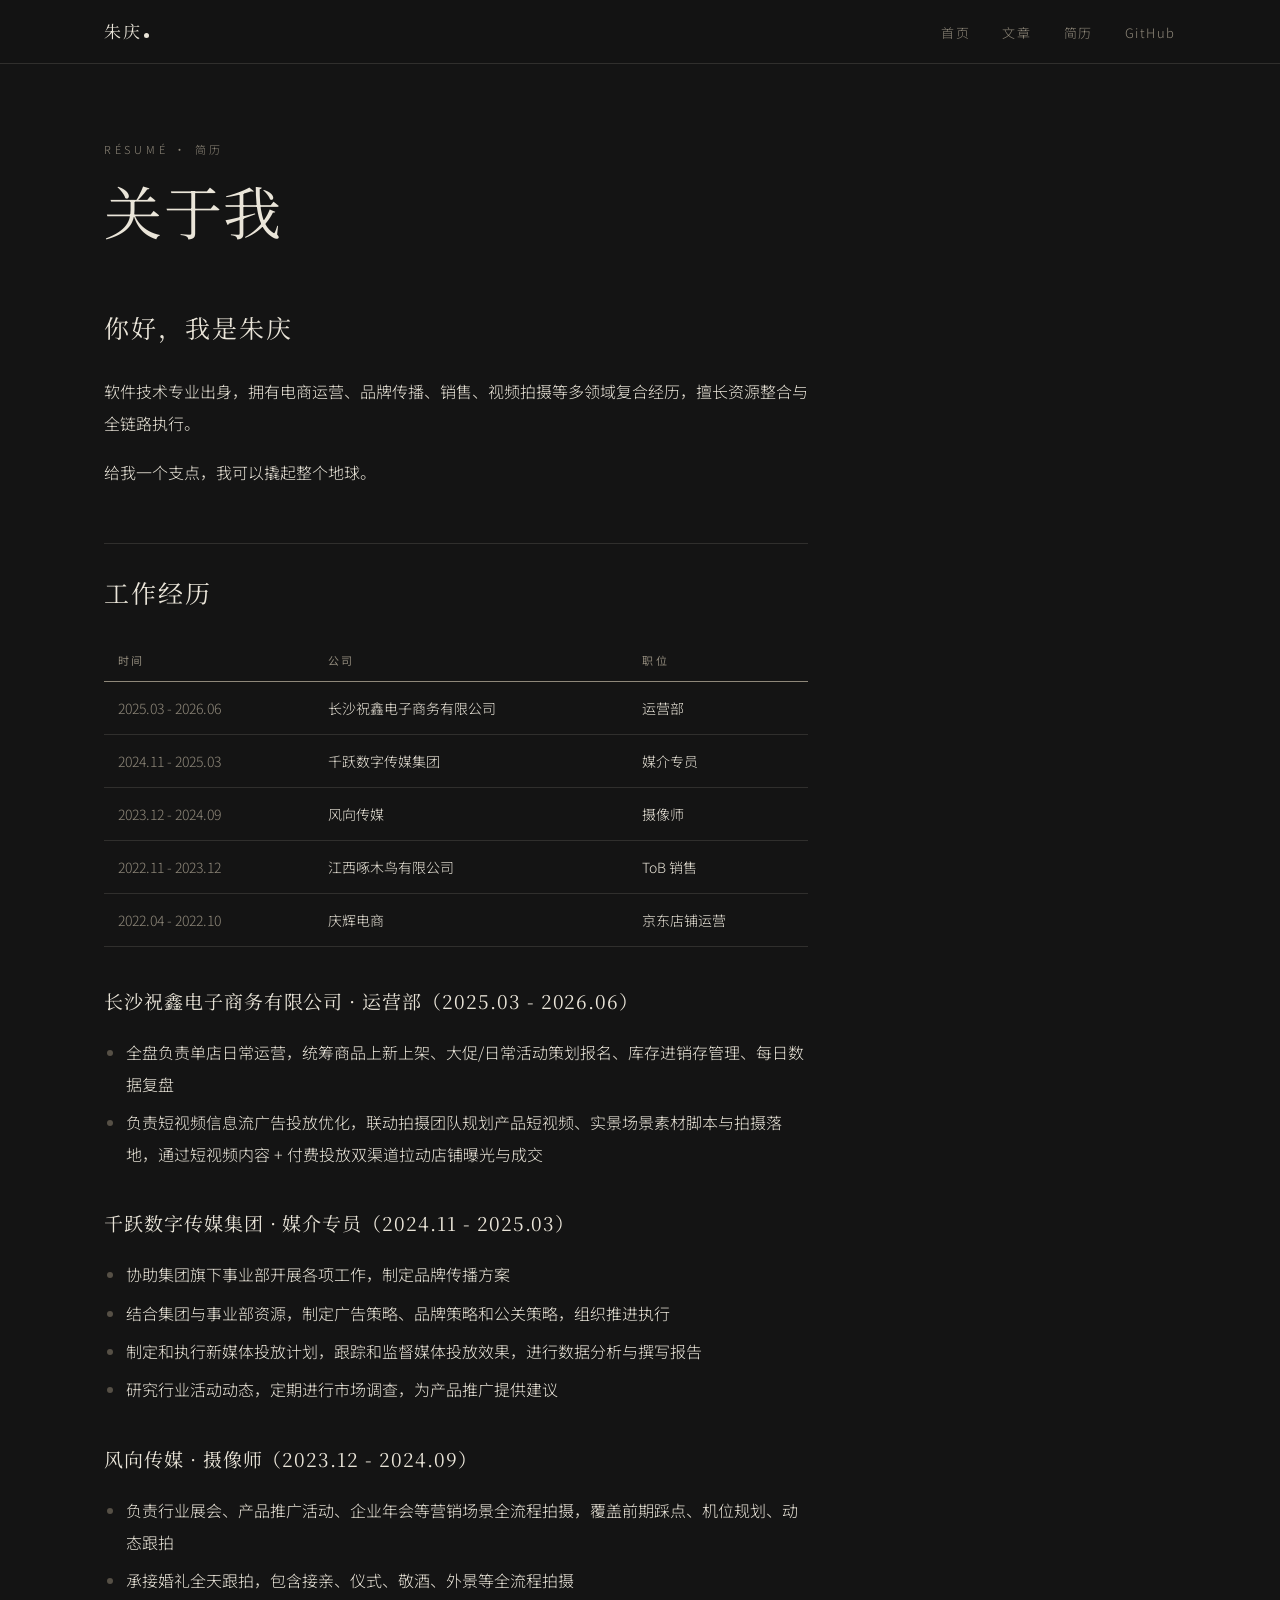
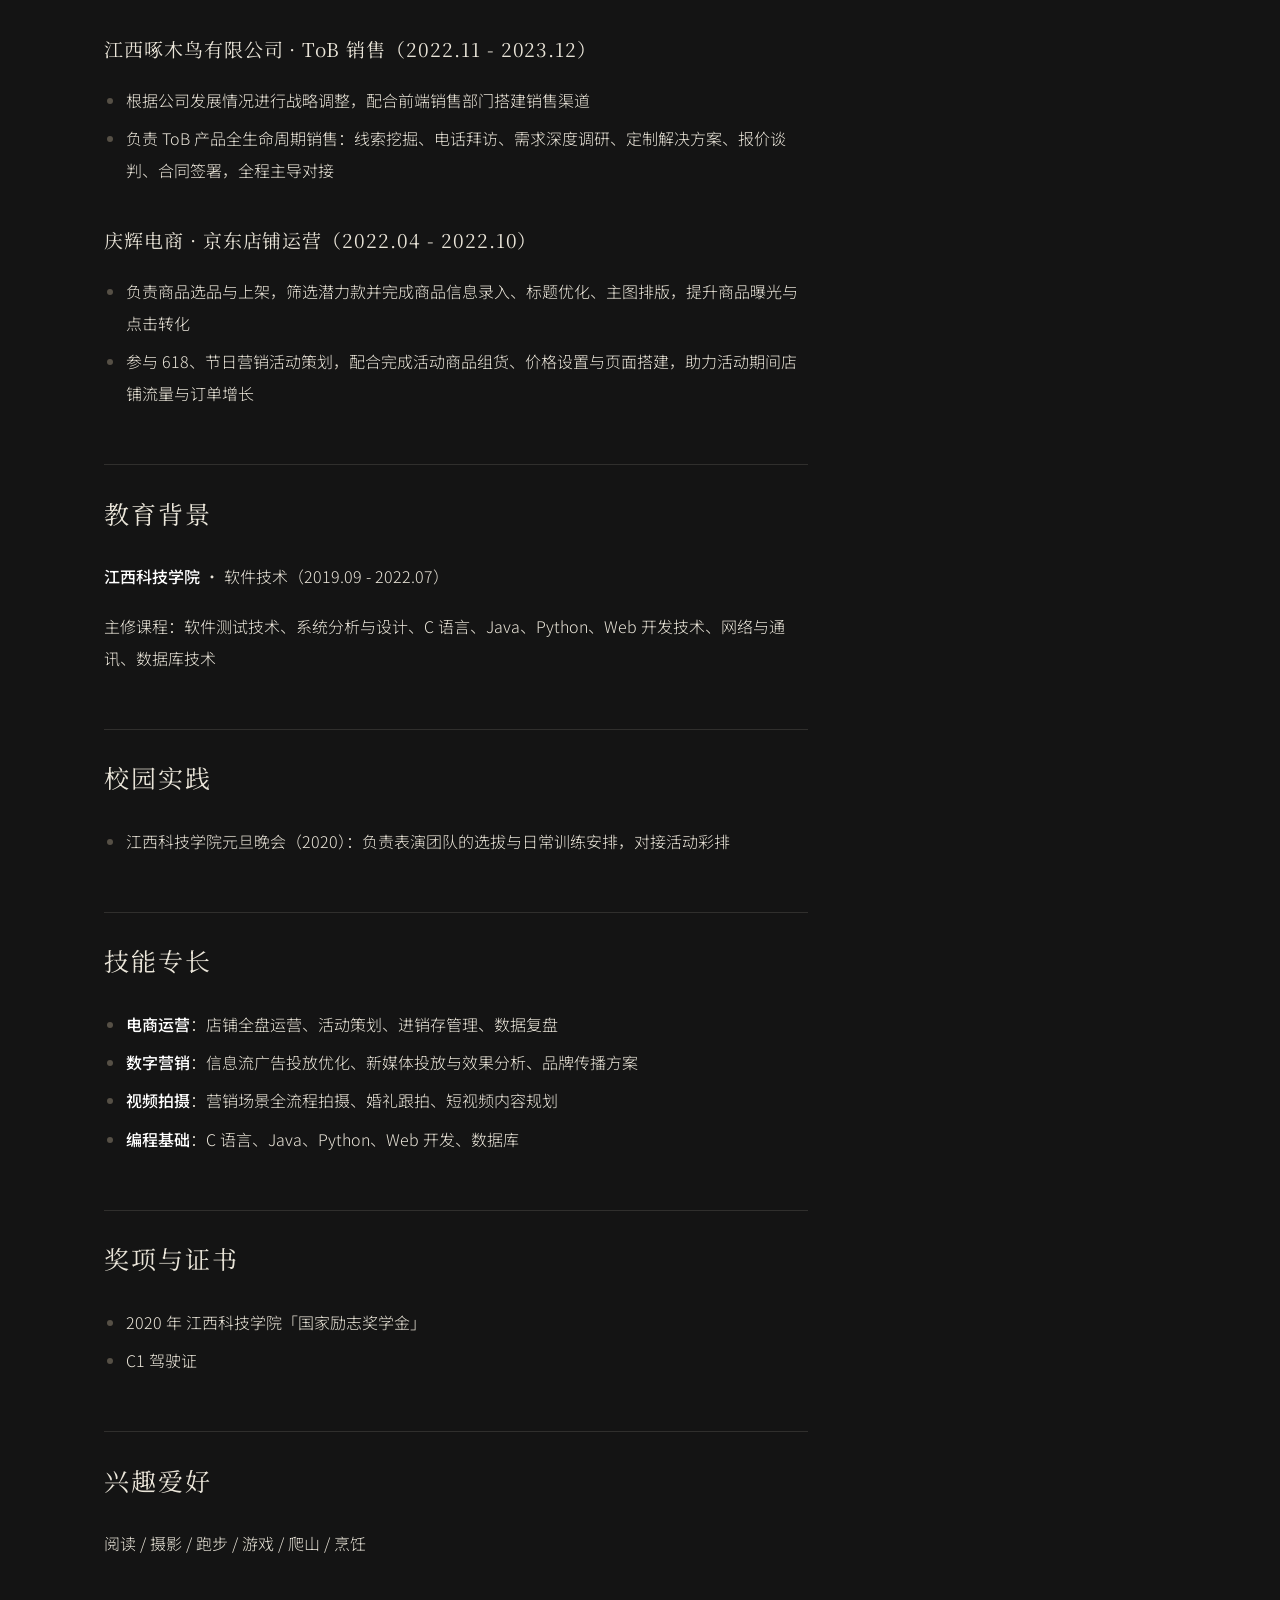
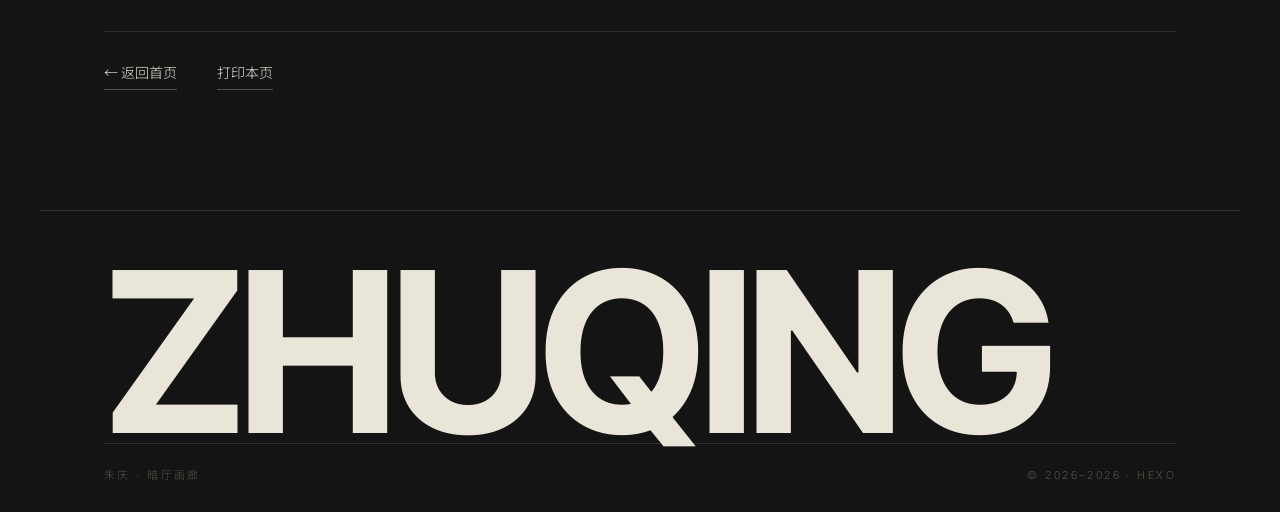
<file: about/index.html>
<!DOCTYPE html>
<html lang="zh-CN">
<head>
  <meta charset="UTF-8">
  <meta name="viewport" content="width=device-width, initial-scale=1.0, viewport-fit=cover">
  <script>document.documentElement.classList.add('js');</script>
  <title>关于我 · 朱庆的个人主页</title>
  <meta name="author" content="朱庆">
  <meta name="description" content="朱庆的个人博客与简历网站">
  <meta name="theme-color" content="#141414">
  <meta property="og:type" content="website">
  <meta property="og:title" content="关于我">
  <meta property="og:site_name" content="朱庆的个人主页">
  <meta property="og:description" content="朱庆的个人博客与简历网站">
  <link rel="preconnect" href="https://fonts.loli.net">
  <link rel="preconnect" href="https://gstatic.loli.net" crossorigin>
  <link href="https://fonts.loli.net/css2?family=Noto+Serif+SC:wght@300;400;600&family=Noto+Sans+SC:wght@300;400;500&family=Inter+Tight:wght@400;600;700&display=swap" rel="stylesheet">
  <link rel="stylesheet" href="/css/main.css">
  <meta name="description" content="你好，我是朱庆软件技术专业出身，拥有电商运营、品牌传播、销售、视频拍摄等多领域复合经历，擅长资源整合与全链路执行。 给我一个支点，我可以撬起整个地球。 工作经历   时间 公司 职位    2025.03 - 2026.06 长沙祝鑫电子商务有限公司 运营部   2024.11 - 2025.03 千跃数字传媒集团 媒介专员   2023.12 - 2024.09 风向传媒 摄像师   2022.">
<meta property="og:type" content="website">
<meta property="og:title" content="关于我">
<meta property="og:url" content="https://zhuqing-me.github.io/about/index.html">
<meta property="og:site_name" content="朱庆的个人主页">
<meta property="og:description" content="你好，我是朱庆软件技术专业出身，拥有电商运营、品牌传播、销售、视频拍摄等多领域复合经历，擅长资源整合与全链路执行。 给我一个支点，我可以撬起整个地球。 工作经历   时间 公司 职位    2025.03 - 2026.06 长沙祝鑫电子商务有限公司 运营部   2024.11 - 2025.03 千跃数字传媒集团 媒介专员   2023.12 - 2024.09 风向传媒 摄像师   2022.">
<meta property="og:locale" content="zh_CN">
<meta property="article:published_time" content="2026-09-02T17:06:14.510Z">
<meta property="article:modified_time" content="2026-09-02T17:06:14.510Z">
<meta property="article:author" content="朱庆">
<meta name="twitter:card" content="summary">
<meta name="generator" content="Hexo 8.1.2"></head>
<body>
  <a class="skip-link" href="#main">跳到主要内容</a>
  <header class="site-nav">
    <nav aria-label="主导航">
      <a class="nav-name" href="/">朱庆<span class="nav-dot"></span></a>
      <ul>
        
        <li><a href="/" >首页</a></li>
        
        <li><a href="/archives/" >文章</a></li>
        
        <li><a href="/about/" >简历</a></li>
        
        <li><a class="nav-ext" href="https://github.com/zhuqing-me" target="_blank" rel="noopener">GitHub</a></li>
      </ul>
    </nav>
  </header>

  <main id="main">
    <article class="resume">
  <header class="post-head">
    <p class="post-kicker">RÉSUMÉ · 简历</p>
    <h1 class="post-title">关于我</h1>
    
  </header>
  <div class="post-body resume-body"><h2 id="你好，我是朱庆"><a href="#你好，我是朱庆" class="headerlink" title="你好，我是朱庆"></a>你好，我是朱庆</h2><p>软件技术专业出身，拥有电商运营、品牌传播、销售、视频拍摄等多领域复合经历，擅长资源整合与全链路执行。</p>
<p>给我一个支点，我可以撬起整个地球。</p>
<h2 id="工作经历"><a href="#工作经历" class="headerlink" title="工作经历"></a>工作经历</h2><table>
<thead>
<tr>
<th>时间</th>
<th>公司</th>
<th>职位</th>
</tr>
</thead>
<tbody><tr>
<td>2025.03 - 2026.06</td>
<td>长沙祝鑫电子商务有限公司</td>
<td>运营部</td>
</tr>
<tr>
<td>2024.11 - 2025.03</td>
<td>千跃数字传媒集团</td>
<td>媒介专员</td>
</tr>
<tr>
<td>2023.12 - 2024.09</td>
<td>风向传媒</td>
<td>摄像师</td>
</tr>
<tr>
<td>2022.11 - 2023.12</td>
<td>江西啄木鸟有限公司</td>
<td>ToB 销售</td>
</tr>
<tr>
<td>2022.04 - 2022.10</td>
<td>庆辉电商</td>
<td>京东店铺运营</td>
</tr>
</tbody></table>
<h3 id="长沙祝鑫电子商务有限公司-·-运营部（2025-03-2026-06）"><a href="#长沙祝鑫电子商务有限公司-·-运营部（2025-03-2026-06）" class="headerlink" title="长沙祝鑫电子商务有限公司 · 运营部（2025.03 - 2026.06）"></a>长沙祝鑫电子商务有限公司 · 运营部（2025.03 - 2026.06）</h3><ul>
<li>全盘负责单店日常运营，统筹商品上新上架、大促&#x2F;日常活动策划报名、库存进销存管理、每日数据复盘</li>
<li>负责短视频信息流广告投放优化，联动拍摄团队规划产品短视频、实景场景素材脚本与拍摄落地，通过短视频内容 + 付费投放双渠道拉动店铺曝光与成交</li>
</ul>
<h3 id="千跃数字传媒集团-·-媒介专员（2024-11-2025-03）"><a href="#千跃数字传媒集团-·-媒介专员（2024-11-2025-03）" class="headerlink" title="千跃数字传媒集团 · 媒介专员（2024.11 - 2025.03）"></a>千跃数字传媒集团 · 媒介专员（2024.11 - 2025.03）</h3><ul>
<li>协助集团旗下事业部开展各项工作，制定品牌传播方案</li>
<li>结合集团与事业部资源，制定广告策略、品牌策略和公关策略，组织推进执行</li>
<li>制定和执行新媒体投放计划，跟踪和监督媒体投放效果，进行数据分析与撰写报告</li>
<li>研究行业活动动态，定期进行市场调查，为产品推广提供建议</li>
</ul>
<h3 id="风向传媒-·-摄像师（2023-12-2024-09）"><a href="#风向传媒-·-摄像师（2023-12-2024-09）" class="headerlink" title="风向传媒 · 摄像师（2023.12 - 2024.09）"></a>风向传媒 · 摄像师（2023.12 - 2024.09）</h3><ul>
<li>负责行业展会、产品推广活动、企业年会等营销场景全流程拍摄，覆盖前期踩点、机位规划、动态跟拍</li>
<li>承接婚礼全天跟拍，包含接亲、仪式、敬酒、外景等全流程拍摄</li>
</ul>
<h3 id="江西啄木鸟有限公司-·-ToB-销售（2022-11-2023-12）"><a href="#江西啄木鸟有限公司-·-ToB-销售（2022-11-2023-12）" class="headerlink" title="江西啄木鸟有限公司 · ToB 销售（2022.11 - 2023.12）"></a>江西啄木鸟有限公司 · ToB 销售（2022.11 - 2023.12）</h3><ul>
<li>根据公司发展情况进行战略调整，配合前端销售部门搭建销售渠道</li>
<li>负责 ToB 产品全生命周期销售：线索挖掘、电话拜访、需求深度调研、定制解决方案、报价谈判、合同签署，全程主导对接</li>
</ul>
<h3 id="庆辉电商-·-京东店铺运营（2022-04-2022-10）"><a href="#庆辉电商-·-京东店铺运营（2022-04-2022-10）" class="headerlink" title="庆辉电商 · 京东店铺运营（2022.04 - 2022.10）"></a>庆辉电商 · 京东店铺运营（2022.04 - 2022.10）</h3><ul>
<li>负责商品选品与上架，筛选潜力款并完成商品信息录入、标题优化、主图排版，提升商品曝光与点击转化</li>
<li>参与 618、节日营销活动策划，配合完成活动商品组货、价格设置与页面搭建，助力活动期间店铺流量与订单增长</li>
</ul>
<h2 id="教育背景"><a href="#教育背景" class="headerlink" title="教育背景"></a>教育背景</h2><p><strong>江西科技学院</strong> · 软件技术（2019.09 - 2022.07）</p>
<p>主修课程：软件测试技术、系统分析与设计、C 语言、Java、Python、Web 开发技术、网络与通讯、数据库技术</p>
<h2 id="校园实践"><a href="#校园实践" class="headerlink" title="校园实践"></a>校园实践</h2><ul>
<li>江西科技学院元旦晚会（2020）：负责表演团队的选拔与日常训练安排，对接活动彩排</li>
</ul>
<h2 id="技能专长"><a href="#技能专长" class="headerlink" title="技能专长"></a>技能专长</h2><ul>
<li><strong>电商运营</strong>：店铺全盘运营、活动策划、进销存管理、数据复盘</li>
<li><strong>数字营销</strong>：信息流广告投放优化、新媒体投放与效果分析、品牌传播方案</li>
<li><strong>视频拍摄</strong>：营销场景全流程拍摄、婚礼跟拍、短视频内容规划</li>
<li><strong>编程基础</strong>：C 语言、Java、Python、Web 开发、数据库</li>
</ul>
<h2 id="奖项与证书"><a href="#奖项与证书" class="headerlink" title="奖项与证书"></a>奖项与证书</h2><ul>
<li>2020 年 江西科技学院「国家励志奖学金」</li>
<li>C1 驾驶证</li>
</ul>
<h2 id="兴趣爱好"><a href="#兴趣爱好" class="headerlink" title="兴趣爱好"></a>兴趣爱好</h2><p>阅读 &#x2F; 摄影 &#x2F; 跑步 &#x2F; 游戏 &#x2F; 爬山 &#x2F; 烹饪</p>
</div>
  <footer class="resume-foot">
    <a class="contact-link" href="/">← 返回首页</a>
    <a class="contact-link" href="javascript:window.print()">打印本页</a>
  </footer>
</article>

  </main>

  <footer class="site-footer">
    <div class="foot-mark" aria-hidden="true">ZHUQING</div>
    <div class="foot-row">
      <span>朱庆 · 暗厅画廊</span>
      <span class="footer-meta">© 2026–2026 · Hexo</span>
    </div>
  </footer>
  <script src="/js/site.js" defer></script>
</body>
</html>
</file>
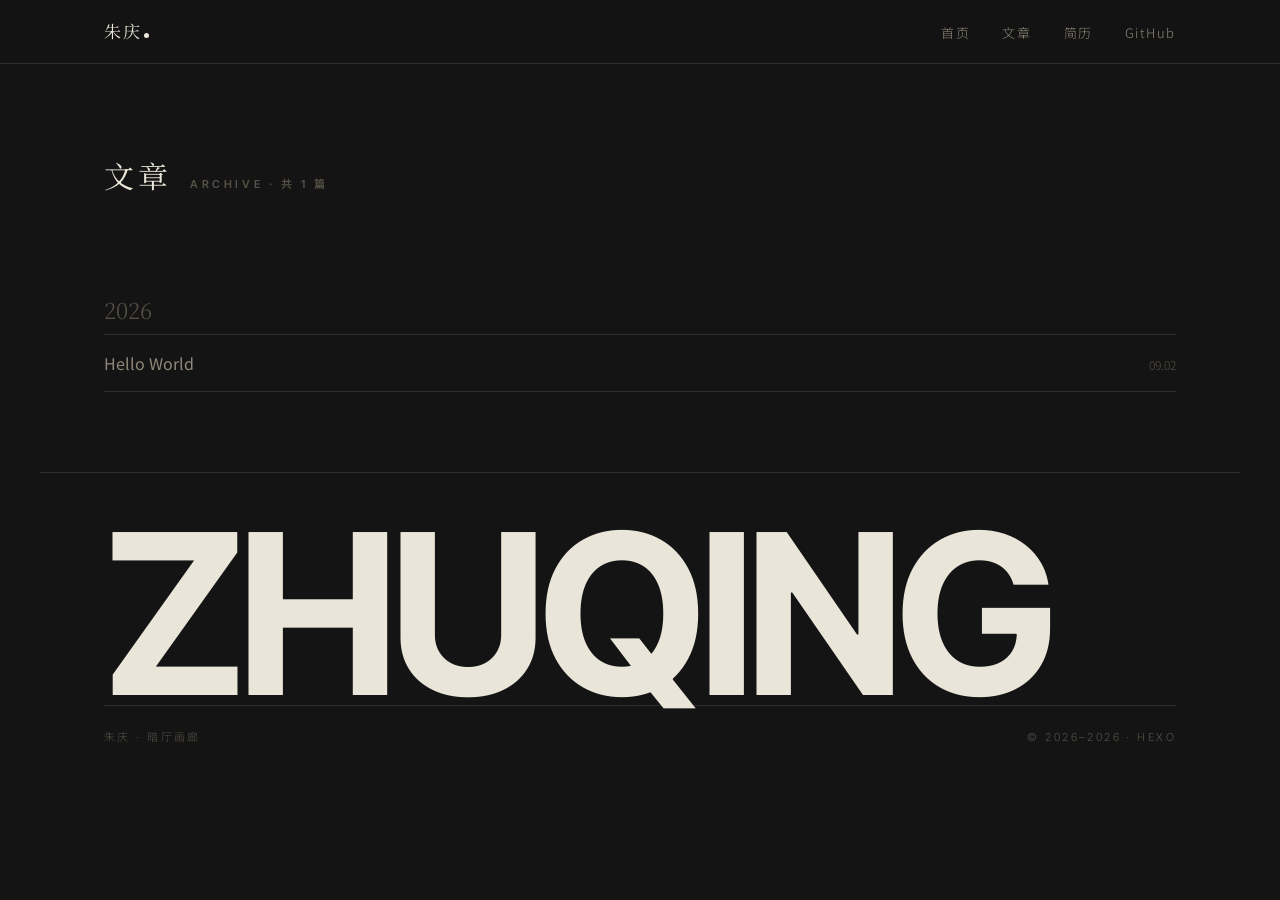
<file: archives/index.html>
<!DOCTYPE html>
<html lang="zh-CN">
<head>
  <meta charset="UTF-8">
  <meta name="viewport" content="width=device-width, initial-scale=1.0, viewport-fit=cover">
  <script>document.documentElement.classList.add('js');</script>
  <title>朱庆的个人主页</title>
  <meta name="author" content="朱庆">
  <meta name="description" content="朱庆的个人博客与简历网站">
  <meta name="theme-color" content="#141414">
  <meta property="og:type" content="website">
  <meta property="og:title" content="朱庆的个人主页">
  <meta property="og:site_name" content="朱庆的个人主页">
  <meta property="og:description" content="朱庆的个人博客与简历网站">
  <link rel="preconnect" href="https://fonts.loli.net">
  <link rel="preconnect" href="https://gstatic.loli.net" crossorigin>
  <link href="https://fonts.loli.net/css2?family=Noto+Serif+SC:wght@300;400;600&family=Noto+Sans+SC:wght@300;400;500&family=Inter+Tight:wght@400;600;700&display=swap" rel="stylesheet">
  <link rel="stylesheet" href="/css/main.css">
  <meta name="description" content="朱庆的个人博客与简历网站">
<meta property="og:type" content="website">
<meta property="og:title" content="朱庆的个人主页">
<meta property="og:url" content="https://zhuqing-me.github.io/archives/index.html">
<meta property="og:site_name" content="朱庆的个人主页">
<meta property="og:description" content="朱庆的个人博客与简历网站">
<meta property="og:locale" content="zh_CN">
<meta property="article:author" content="朱庆">
<meta name="twitter:card" content="summary">
<meta name="generator" content="Hexo 8.1.2"></head>
<body>
  <a class="skip-link" href="#main">跳到主要内容</a>
  <header class="site-nav">
    <nav aria-label="主导航">
      <a class="nav-name" href="/">朱庆<span class="nav-dot"></span></a>
      <ul>
        
        <li><a href="/" >首页</a></li>
        
        <li><a href="/archives/" >文章</a></li>
        
        <li><a href="/about/" >简历</a></li>
        
        <li><a class="nav-ext" href="https://github.com/zhuqing-me" target="_blank" rel="noopener">GitHub</a></li>
      </ul>
    </nav>
  </header>

  <main id="main">
    <section class="archive">
  <header class="sec-head">
    <h2>文章</h2>
    <p class="sec-sub">ARCHIVE · 共 1 篇</p>
  </header>
  
  <ul class="index-list archive-list">
    
      
      <li class="archive-year" aria-hidden="true">2026</li>
      
      <li>
        <a href="/2026/09/02/hello-world/">
          <span class="index-title">Hello World</span>
          <span class="index-date">09.02</span>
        </a>
      </li>
    
  </ul>
</section>

  </main>

  <footer class="site-footer">
    <div class="foot-mark" aria-hidden="true">ZHUQING</div>
    <div class="foot-row">
      <span>朱庆 · 暗厅画廊</span>
      <span class="footer-meta">© 2026–2026 · Hexo</span>
    </div>
  </footer>
  <script src="/js/site.js" defer></script>
</body>
</html>
</file>
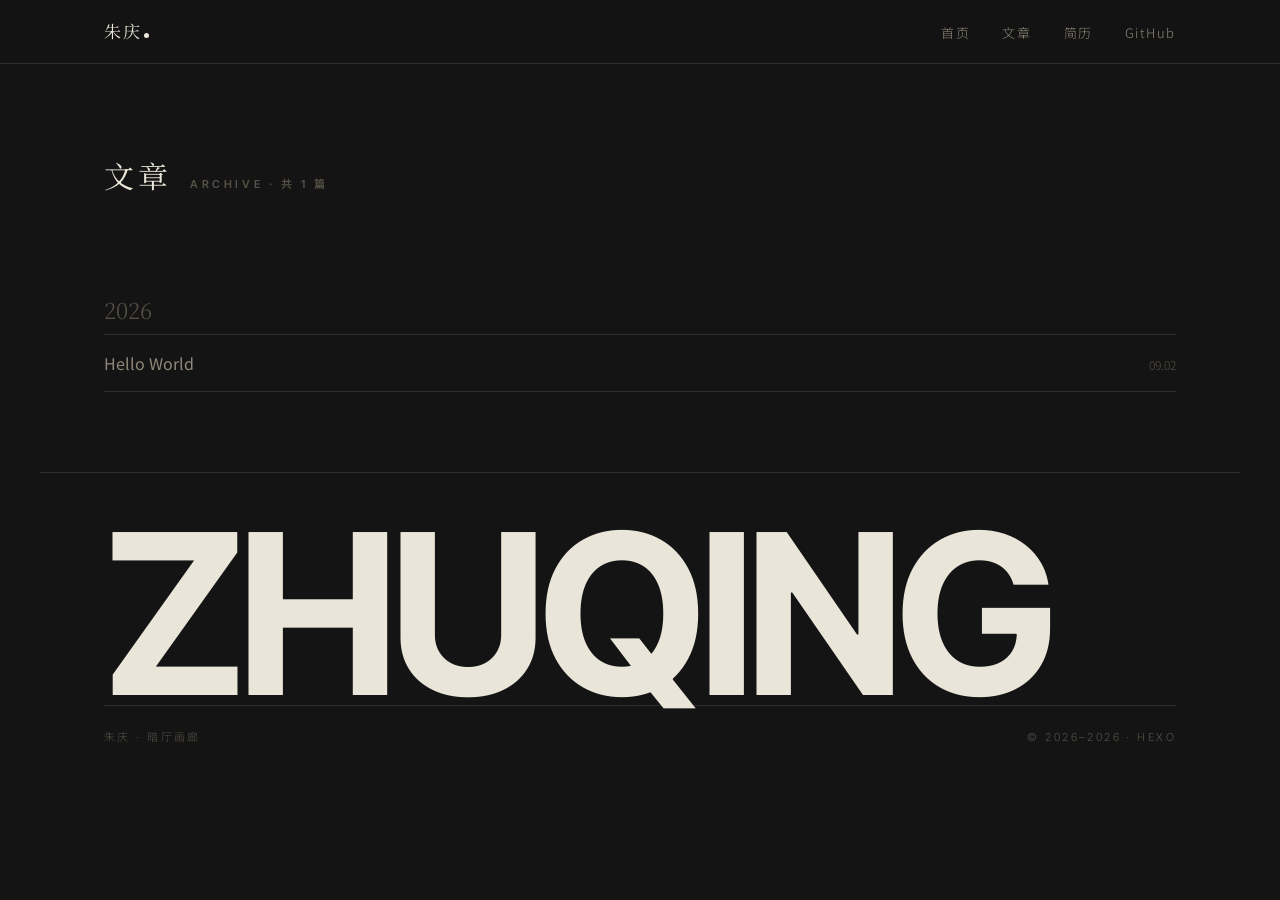
<file: archives/2026/index.html>
<!DOCTYPE html>
<html lang="zh-CN">
<head>
  <meta charset="UTF-8">
  <meta name="viewport" content="width=device-width, initial-scale=1.0, viewport-fit=cover">
  <script>document.documentElement.classList.add('js');</script>
  <title>朱庆的个人主页</title>
  <meta name="author" content="朱庆">
  <meta name="description" content="朱庆的个人博客与简历网站">
  <meta name="theme-color" content="#141414">
  <meta property="og:type" content="website">
  <meta property="og:title" content="朱庆的个人主页">
  <meta property="og:site_name" content="朱庆的个人主页">
  <meta property="og:description" content="朱庆的个人博客与简历网站">
  <link rel="preconnect" href="https://fonts.loli.net">
  <link rel="preconnect" href="https://gstatic.loli.net" crossorigin>
  <link href="https://fonts.loli.net/css2?family=Noto+Serif+SC:wght@300;400;600&family=Noto+Sans+SC:wght@300;400;500&family=Inter+Tight:wght@400;600;700&display=swap" rel="stylesheet">
  <link rel="stylesheet" href="/css/main.css">
  <meta name="description" content="朱庆的个人博客与简历网站">
<meta property="og:type" content="website">
<meta property="og:title" content="朱庆的个人主页">
<meta property="og:url" content="https://zhuqing-me.github.io/archives/2026/index.html">
<meta property="og:site_name" content="朱庆的个人主页">
<meta property="og:description" content="朱庆的个人博客与简历网站">
<meta property="og:locale" content="zh_CN">
<meta property="article:author" content="朱庆">
<meta name="twitter:card" content="summary">
<meta name="generator" content="Hexo 8.1.2"></head>
<body>
  <a class="skip-link" href="#main">跳到主要内容</a>
  <header class="site-nav">
    <nav aria-label="主导航">
      <a class="nav-name" href="/">朱庆<span class="nav-dot"></span></a>
      <ul>
        
        <li><a href="/" >首页</a></li>
        
        <li><a href="/archives/" >文章</a></li>
        
        <li><a href="/about/" >简历</a></li>
        
        <li><a class="nav-ext" href="https://github.com/zhuqing-me" target="_blank" rel="noopener">GitHub</a></li>
      </ul>
    </nav>
  </header>

  <main id="main">
    <section class="archive">
  <header class="sec-head">
    <h2>文章</h2>
    <p class="sec-sub">ARCHIVE · 共 1 篇</p>
  </header>
  
  <ul class="index-list archive-list">
    
      
      <li class="archive-year" aria-hidden="true">2026</li>
      
      <li>
        <a href="/2026/09/02/hello-world/">
          <span class="index-title">Hello World</span>
          <span class="index-date">09.02</span>
        </a>
      </li>
    
  </ul>
</section>

  </main>

  <footer class="site-footer">
    <div class="foot-mark" aria-hidden="true">ZHUQING</div>
    <div class="foot-row">
      <span>朱庆 · 暗厅画廊</span>
      <span class="footer-meta">© 2026–2026 · Hexo</span>
    </div>
  </footer>
  <script src="/js/site.js" defer></script>
</body>
</html>
</file>
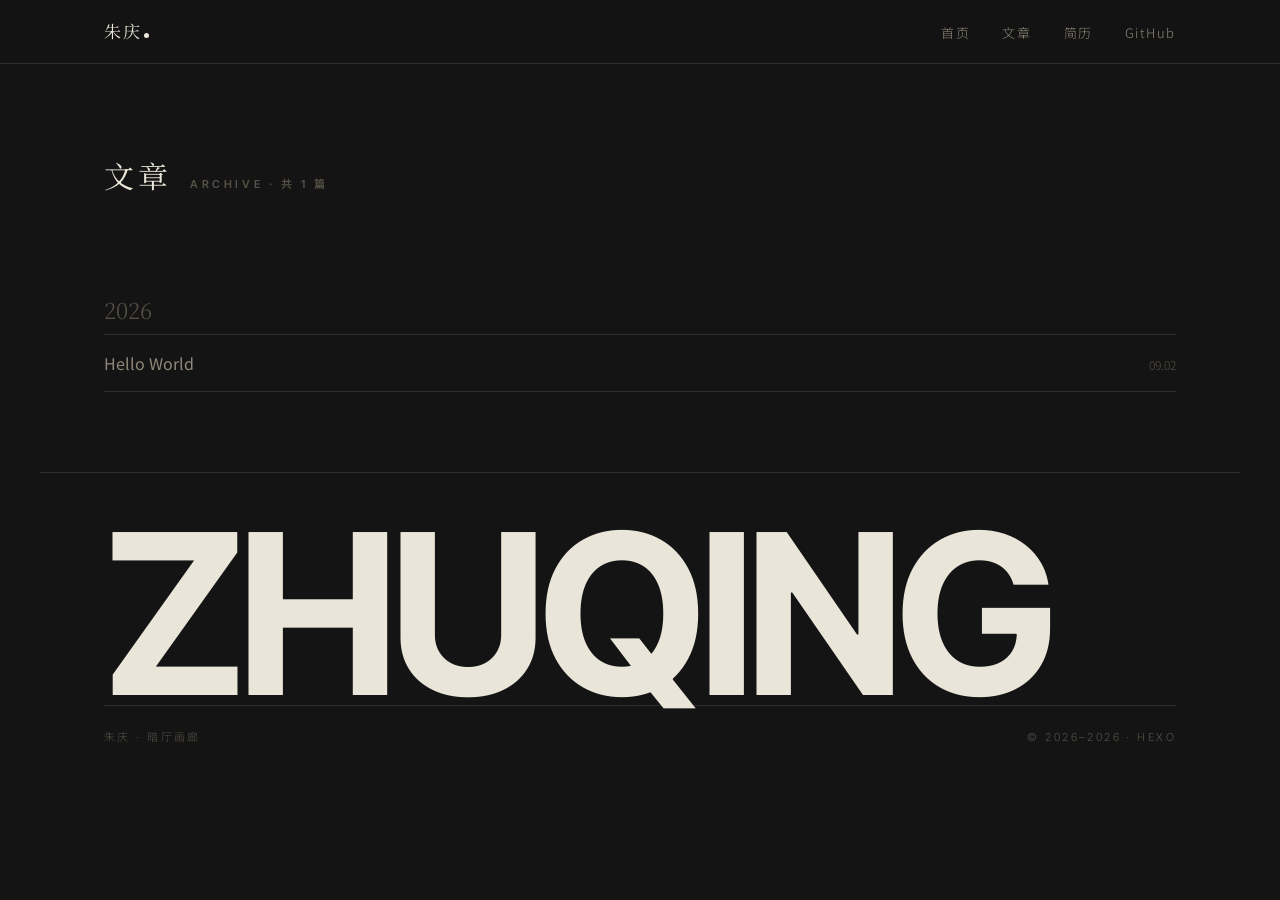
<file: archives/2026/09/index.html>
<!DOCTYPE html>
<html lang="zh-CN">
<head>
  <meta charset="UTF-8">
  <meta name="viewport" content="width=device-width, initial-scale=1.0, viewport-fit=cover">
  <script>document.documentElement.classList.add('js');</script>
  <title>朱庆的个人主页</title>
  <meta name="author" content="朱庆">
  <meta name="description" content="朱庆的个人博客与简历网站">
  <meta name="theme-color" content="#141414">
  <meta property="og:type" content="website">
  <meta property="og:title" content="朱庆的个人主页">
  <meta property="og:site_name" content="朱庆的个人主页">
  <meta property="og:description" content="朱庆的个人博客与简历网站">
  <link rel="preconnect" href="https://fonts.loli.net">
  <link rel="preconnect" href="https://gstatic.loli.net" crossorigin>
  <link href="https://fonts.loli.net/css2?family=Noto+Serif+SC:wght@300;400;600&family=Noto+Sans+SC:wght@300;400;500&family=Inter+Tight:wght@400;600;700&display=swap" rel="stylesheet">
  <link rel="stylesheet" href="/css/main.css">
  <meta name="description" content="朱庆的个人博客与简历网站">
<meta property="og:type" content="website">
<meta property="og:title" content="朱庆的个人主页">
<meta property="og:url" content="https://zhuqing-me.github.io/archives/2026/09/index.html">
<meta property="og:site_name" content="朱庆的个人主页">
<meta property="og:description" content="朱庆的个人博客与简历网站">
<meta property="og:locale" content="zh_CN">
<meta property="article:author" content="朱庆">
<meta name="twitter:card" content="summary">
<meta name="generator" content="Hexo 8.1.2"></head>
<body>
  <a class="skip-link" href="#main">跳到主要内容</a>
  <header class="site-nav">
    <nav aria-label="主导航">
      <a class="nav-name" href="/">朱庆<span class="nav-dot"></span></a>
      <ul>
        
        <li><a href="/" >首页</a></li>
        
        <li><a href="/archives/" >文章</a></li>
        
        <li><a href="/about/" >简历</a></li>
        
        <li><a class="nav-ext" href="https://github.com/zhuqing-me" target="_blank" rel="noopener">GitHub</a></li>
      </ul>
    </nav>
  </header>

  <main id="main">
    <section class="archive">
  <header class="sec-head">
    <h2>文章</h2>
    <p class="sec-sub">ARCHIVE · 共 1 篇</p>
  </header>
  
  <ul class="index-list archive-list">
    
      
      <li class="archive-year" aria-hidden="true">2026</li>
      
      <li>
        <a href="/2026/09/02/hello-world/">
          <span class="index-title">Hello World</span>
          <span class="index-date">09.02</span>
        </a>
      </li>
    
  </ul>
</section>

  </main>

  <footer class="site-footer">
    <div class="foot-mark" aria-hidden="true">ZHUQING</div>
    <div class="foot-row">
      <span>朱庆 · 暗厅画廊</span>
      <span class="footer-meta">© 2026–2026 · Hexo</span>
    </div>
  </footer>
  <script src="/js/site.js" defer></script>
</body>
</html>
</file>
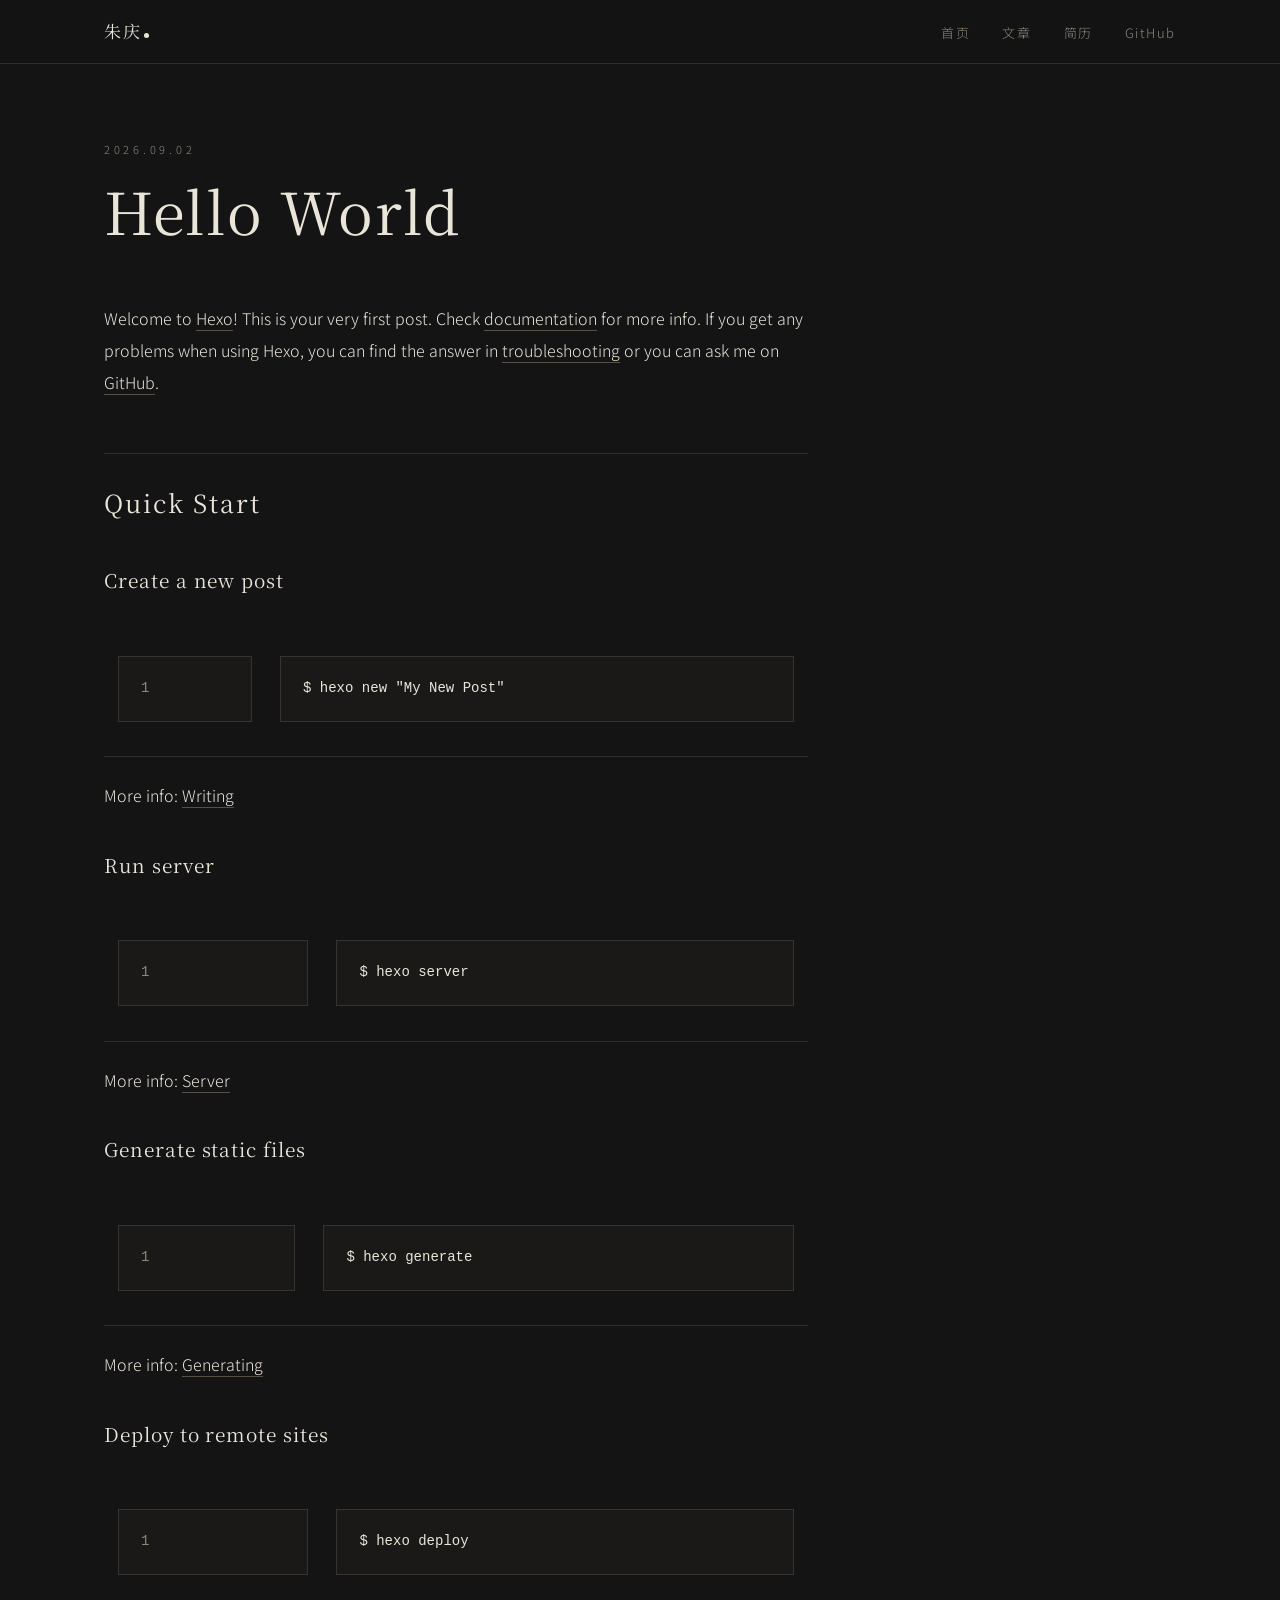
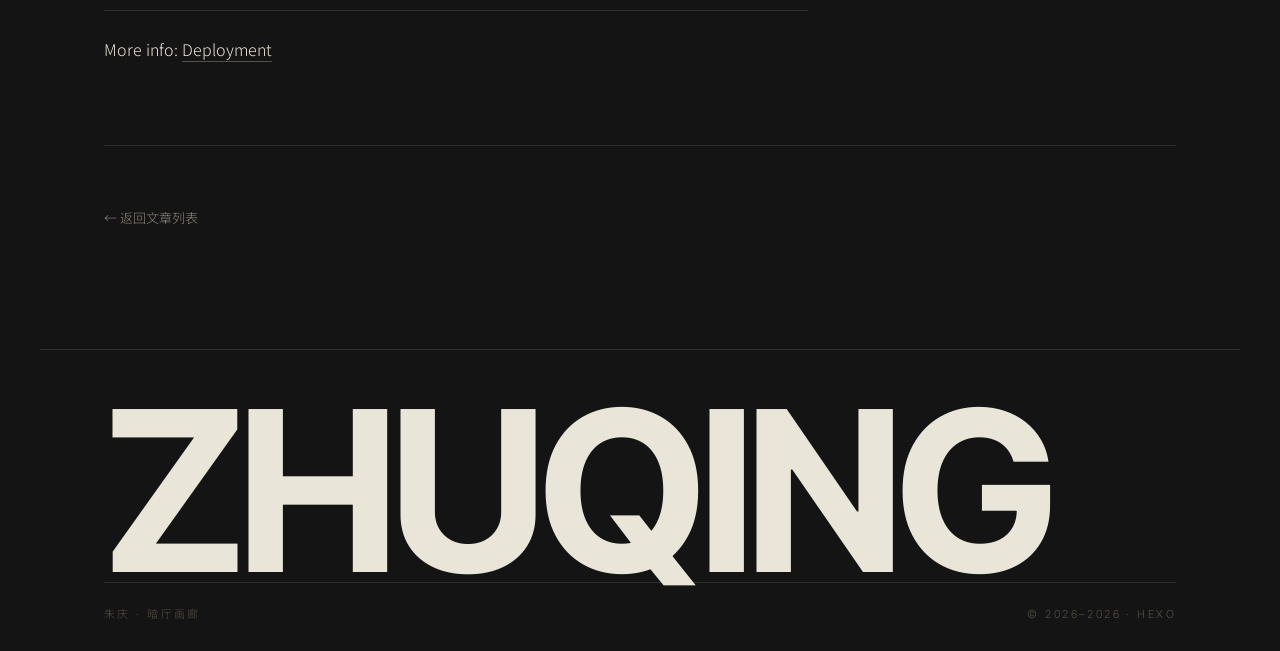
<file: 2026/09/02/hello-world/index.html>
<!DOCTYPE html>
<html lang="zh-CN">
<head>
  <meta charset="UTF-8">
  <meta name="viewport" content="width=device-width, initial-scale=1.0, viewport-fit=cover">
  <script>document.documentElement.classList.add('js');</script>
  <title>Hello World · 朱庆的个人主页</title>
  <meta name="author" content="朱庆">
  <meta name="description" content="朱庆的个人博客与简历网站">
  <meta name="theme-color" content="#141414">
  <meta property="og:type" content="website">
  <meta property="og:title" content="Hello World">
  <meta property="og:site_name" content="朱庆的个人主页">
  <meta property="og:description" content="朱庆的个人博客与简历网站">
  <link rel="preconnect" href="https://fonts.loli.net">
  <link rel="preconnect" href="https://gstatic.loli.net" crossorigin>
  <link href="https://fonts.loli.net/css2?family=Noto+Serif+SC:wght@300;400;600&family=Noto+Sans+SC:wght@300;400;500&family=Inter+Tight:wght@400;600;700&display=swap" rel="stylesheet">
  <link rel="stylesheet" href="/css/main.css">
  <meta name="description" content="Welcome to Hexo! This is your very first post. Check documentation for more info. If you get any problems when using Hexo, you can find the answer in troubleshooting or you can ask me on GitHub. Quick">
<meta property="og:type" content="article">
<meta property="og:title" content="Hello World">
<meta property="og:url" content="https://zhuqing-me.github.io/2026/09/02/hello-world/index.html">
<meta property="og:site_name" content="朱庆的个人主页">
<meta property="og:description" content="Welcome to Hexo! This is your very first post. Check documentation for more info. If you get any problems when using Hexo, you can find the answer in troubleshooting or you can ask me on GitHub. Quick">
<meta property="og:locale" content="zh_CN">
<meta property="article:published_time" content="2026-09-02T12:00:00.000Z">
<meta property="article:modified_time" content="2026-09-02T17:26:50.804Z">
<meta property="article:author" content="朱庆">
<meta name="twitter:card" content="summary">
<meta name="generator" content="Hexo 8.1.2"></head>
<body>
  <a class="skip-link" href="#main">跳到主要内容</a>
  <header class="site-nav">
    <nav aria-label="主导航">
      <a class="nav-name" href="/">朱庆<span class="nav-dot"></span></a>
      <ul>
        
        <li><a href="/" >首页</a></li>
        
        <li><a href="/archives/" >文章</a></li>
        
        <li><a href="/about/" >简历</a></li>
        
        <li><a class="nav-ext" href="https://github.com/zhuqing-me" target="_blank" rel="noopener">GitHub</a></li>
      </ul>
    </nav>
  </header>

  <main id="main">
    <article class="post">
  <header class="post-head">
    <p class="post-kicker">2026.09.02</p>
    <h1 class="post-title">Hello World</h1>
    
  </header>
  <div class="post-body"><p>Welcome to <a target="_blank" rel="noopener" href="https://hexo.io/">Hexo</a>! This is your very first post. Check <a target="_blank" rel="noopener" href="https://hexo.io/docs/">documentation</a> for more info. If you get any problems when using Hexo, you can find the answer in <a target="_blank" rel="noopener" href="https://hexo.io/docs/troubleshooting.html">troubleshooting</a> or you can ask me on <a target="_blank" rel="noopener" href="https://github.com/hexojs/hexo/issues">GitHub</a>.</p>
<h2 id="Quick-Start"><a href="#Quick-Start" class="headerlink" title="Quick Start"></a>Quick Start</h2><h3 id="Create-a-new-post"><a href="#Create-a-new-post" class="headerlink" title="Create a new post"></a>Create a new post</h3><figure class="highlight bash"><table><tr><td class="gutter"><pre><span class="line">1</span><br></pre></td><td class="code"><pre><span class="line">$ hexo new <span class="string">&quot;My New Post&quot;</span></span><br></pre></td></tr></table></figure>

<p>More info: <a target="_blank" rel="noopener" href="https://hexo.io/docs/writing.html">Writing</a></p>
<h3 id="Run-server"><a href="#Run-server" class="headerlink" title="Run server"></a>Run server</h3><figure class="highlight bash"><table><tr><td class="gutter"><pre><span class="line">1</span><br></pre></td><td class="code"><pre><span class="line">$ hexo server</span><br></pre></td></tr></table></figure>

<p>More info: <a target="_blank" rel="noopener" href="https://hexo.io/docs/server.html">Server</a></p>
<h3 id="Generate-static-files"><a href="#Generate-static-files" class="headerlink" title="Generate static files"></a>Generate static files</h3><figure class="highlight bash"><table><tr><td class="gutter"><pre><span class="line">1</span><br></pre></td><td class="code"><pre><span class="line">$ hexo generate</span><br></pre></td></tr></table></figure>

<p>More info: <a target="_blank" rel="noopener" href="https://hexo.io/docs/generating.html">Generating</a></p>
<h3 id="Deploy-to-remote-sites"><a href="#Deploy-to-remote-sites" class="headerlink" title="Deploy to remote sites"></a>Deploy to remote sites</h3><figure class="highlight bash"><table><tr><td class="gutter"><pre><span class="line">1</span><br></pre></td><td class="code"><pre><span class="line">$ hexo deploy</span><br></pre></td></tr></table></figure>

<p>More info: <a target="_blank" rel="noopener" href="https://hexo.io/docs/one-command-deployment.html">Deployment</a></p>
</div>
  <nav class="post-pn" aria-label="文章导航">
    <span class="pn prev is-empty"></span>
    <span class="pn next is-empty"></span>
  </nav>
  <p class="post-back"><a href="/archives/">← 返回文章列表</a></p>
</article>

  </main>

  <footer class="site-footer">
    <div class="foot-mark" aria-hidden="true">ZHUQING</div>
    <div class="foot-row">
      <span>朱庆 · 暗厅画廊</span>
      <span class="footer-meta">© 2026–2026 · Hexo</span>
    </div>
  </footer>
  <script src="/js/site.js" defer></script>
</body>
</html>
</file>
<file: css/main.css>
/* ============================================================
   darkroom · 暗厅画廊
   摄影艺术气质个人站 —— 深色展厅 / 衬线大字 / 显影动效
   ============================================================ */

:root {
  --bg: #141414;
  --bg-2: #1a1918;
  --text: #eae5d9;
  --muted: #8f887a;
  --faint: #565046;
  --hairline: rgba(234, 229, 217, 0.13);
  --serif: 'Noto Serif SC', 'Songti SC', 'STSong', 'SimSun', serif;
  --sans: 'Noto Sans SC', 'PingFang SC', 'Microsoft YaHei', sans-serif;
  --disp: 'Inter Tight', 'Helvetica Neue', 'Noto Sans SC', 'PingFang SC', sans-serif;
  --ease: cubic-bezier(0.23, 1, 0.32, 1);
}

* { margin: 0; padding: 0; box-sizing: border-box; }

html { color-scheme: dark; scroll-behavior: smooth; overflow-x: clip; }

body {
  background: var(--bg);
  color: var(--text);
  font-family: var(--sans);
  font-weight: 300;
  line-height: 1.8;
  -webkit-font-smoothing: antialiased;
  overflow-x: clip;
}

::selection { background: var(--text); color: var(--bg); }

a { color: inherit; text-decoration: none; }
a:focus-visible, button:focus-visible {
  outline: 1px solid rgba(234, 229, 217, 0.75);
  outline-offset: 4px;
}
img { max-width: 100%; display: block; }

.skip-link {
  position: absolute; left: -9999px; top: 0;
  background: var(--text); color: var(--bg);
  padding: 8px 16px; z-index: 100; font-size: 13px;
}
.skip-link:focus { left: 0; }

/* ---------- 导航 ---------- */
.site-nav {
  position: fixed; inset: 0 0 auto 0; z-index: 50;
  background: rgba(20, 20, 20, 0.92);
  border-bottom: 1px solid var(--hairline);
}
.site-nav nav {
  max-width: 1200px; margin: 0 auto;
  padding: 16px clamp(20px, 6vw, 64px);
  display: flex; align-items: baseline; justify-content: space-between;
}
.nav-name {
  font-family: var(--serif); font-weight: 400; font-size: 17px;
  letter-spacing: 0.12em;
}
.nav-dot { display: inline-block; width: 5px; height: 5px; margin-left: 2px; background: var(--text); border-radius: 50%; }
.site-nav ul { list-style: none; display: flex; gap: clamp(16px, 3vw, 32px); }
.site-nav ul a {
  font-size: 13px; letter-spacing: 0.12em; color: var(--muted);
  transition: color 150ms var(--ease);
}
.site-nav ul a:hover { color: var(--text); }
.site-nav ul a[aria-current="page"] {
  color: var(--text);
  text-decoration: underline; text-underline-offset: 6px;
  text-decoration-color: var(--faint);
}
.nav-ext { font-feature-settings: 'tnum'; }

/* ---------- 首屏 ---------- */
main { max-width: 1200px; margin: 0 auto; padding: 0 clamp(20px, 6vw, 64px); }

.hero {
  min-height: 92vh; position: relative;
  display: flex; flex-direction: column; justify-content: center;
  padding-top: 96px;
}
.hero-kicker {
  font-family: var(--disp); font-weight: 600;
  font-size: 12px; letter-spacing: 0.42em; color: var(--muted);
  margin-bottom: 12px;
}
.hero-name {
  font-family: var(--serif); font-weight: 400;
  font-size: clamp(76px, 15vw, 208px);
  line-height: 1.05; letter-spacing: 0.06em;
  margin-left: -0.04em;
}
.hero-tagline {
  max-width: 30em;
  margin-top: 36px; margin-left: clamp(0px, 26vw, 380px);
  font-size: 15px; color: var(--muted);
}
.hero-meta {
  display: flex; align-items: center; gap: 16px;
  margin-top: 28px; margin-left: clamp(0px, 26vw, 380px);
  font-size: 12px; letter-spacing: 0.3em; color: var(--text);
}
.hero-meta i { width: 24px; height: 1px; background: var(--faint); }
.hero-spec {
  font-family: var(--disp); font-weight: 600; font-feature-settings: 'tnum';
  margin: 18px 0 0 clamp(0px, 26vw, 380px);
  font-size: 10px; letter-spacing: 0.34em; color: var(--faint);
  text-transform: uppercase;
}
.scroll-hint {
  font-family: var(--disp); font-weight: 600;
  position: absolute; bottom: 40px; left: 50%;
  transform: translateX(-50%);
  font-size: 10px; letter-spacing: 0.4em; color: var(--faint);
  display: flex; flex-direction: column; align-items: center; gap: 10px;
}
.scroll-hint span { width: 1px; height: 42px; background: var(--faint); transform-origin: top; animation: growline 2.4s var(--ease) infinite; }
@keyframes growline {
  0% { transform: scaleY(0); }
  45% { transform: scaleY(1); }
  100% { transform: scaleY(1); opacity: 0; }
}

/* 入场：显影 */
.develop {
  opacity: 0;
  filter: blur(18px) brightness(2.1);
  animation: develop 1.2s var(--ease) forwards;
}
@keyframes develop {
  from { opacity: 0; filter: blur(18px) brightness(2.1); }
  60%  { opacity: 1; }
  to   { opacity: 1; filter: blur(0) brightness(1); }
}
.rise { opacity: 0; animation: riseIn 0.7s var(--ease) forwards; }
.rise-1 { animation-delay: 0.15s; }
.rise-2 { animation-delay: 0.35s; }
.rise-3 { animation-delay: 0.5s; }
.rise-4 { animation-delay: 0.7s; }
@keyframes riseIn {
  from { opacity: 0; transform: translateY(20px); }
  to   { opacity: 1; transform: translateY(0); }
}

/* ---------- 区块 ---------- */
.sec { padding: clamp(64px, 10vh, 120px) 0; border-top: 1px solid var(--hairline); }
.sec:first-of-type { border-top: none; }
.sec-head { display: flex; align-items: baseline; gap: 18px; margin-bottom: 44px; }
.sec-head h2 {
  font-family: var(--serif); font-weight: 400; font-size: 30px; letter-spacing: 0.14em;
}
.sec-sub {
  font-family: var(--disp); font-weight: 600;
  font-size: 11px; letter-spacing: 0.32em; color: var(--faint);
  text-transform: uppercase;
}
.sec-more {
  margin-left: auto; font-size: 13px; color: var(--muted);
  transition: color 150ms var(--ease);
}
.sec-more:hover { color: var(--text); }

/* ---------- 作品 · 分类标签 + 横条画廊 ---------- */
/* 作品位占位（公共） */
.ph-frame {
  position: relative; width: calc(100% - 48px); height: calc(100% - 48px);
  border: 1px solid var(--hairline);
  text-align: center;
}
.ph-no {
  font-family: var(--disp); font-weight: 600; font-feature-settings: 'tnum';
  font-size: 32px; color: var(--faint);
}
.ph-label { font-size: 13px; letter-spacing: 0.3em; color: var(--muted); }
.ph-note { font-size: 11px; color: var(--faint); letter-spacing: 0.06em; }

.works-tabs {
  display: flex; flex-wrap: wrap; gap: 2px 30px;
  margin: -24px 0 40px;
}
.works-tab {
  appearance: none; background: none; border: none; cursor: pointer;
  font-family: var(--sans); font-weight: 300;
  font-size: 14px; letter-spacing: 0.18em; color: var(--muted);
  padding: 6px 1px; position: relative;
  transition: color 150ms var(--ease);
}
.works-tab::after {
  content: ''; position: absolute; left: 0; right: 100%; bottom: 0;
  height: 1px; background: var(--text);
  transition: right 240ms var(--ease);
}
.works-tab:hover { color: var(--text); }
.works-tab.is-active { color: var(--text); }
.works-tab.is-active::after { right: 0; }
.works-tab:focus-visible { outline-offset: 6px; }
.tab-count {
  font-family: var(--disp); font-weight: 600;
  font-size: 10px; color: var(--faint); margin-left: 7px;
  letter-spacing: 0.05em; font-feature-settings: 'tnum';
}
.works-tab.is-active .tab-count { color: var(--muted); }

/* 分类空态 */
.works-empty { display: flex; }
.works-empty-frame {
  display: flex; flex-direction: column; align-items: center; justify-content: center; gap: 10px;
  width: 100%; height: clamp(300px, 38vw, 440px);
}

/* 横条画廊：全宽出血、边缘露出 */
.works-strip-wrap {
  position: relative;
  margin: 0 calc(50% - 50vw);
}
.works-strip {
  --strip-inset: max(clamp(20px, 6vw, 64px), calc((100vw - 1200px) / 2 + clamp(20px, 6vw, 64px)));
  display: flex; gap: 18px;
  overflow-x: auto; overscroll-behavior-x: contain;
  scroll-snap-type: x proximity;
  scroll-padding-inline: var(--strip-inset);
  scrollbar-width: none;
  padding: 4px var(--strip-inset) 10px;
  cursor: grab;
}
.works-strip::-webkit-scrollbar { display: none; }
.works-strip.is-dragging {
  cursor: grabbing;
  scroll-snap-type: none;
  user-select: none;
  -webkit-user-select: none;
}
.strip-card {
  flex: 0 0 auto; width: clamp(230px, 24vw, 320px);
  scroll-snap-align: start;
}
.strip-media {
  position: relative; overflow: hidden;
  aspect-ratio: 3 / 4;
  background: var(--bg-2);
  border: 1px solid var(--hairline);
}
.strip-media img {
  width: 100%; height: 100%; object-fit: cover;
  filter: brightness(0.82) saturate(0.95);
  transition: filter 200ms var(--ease), transform 300ms var(--ease);
}
.strip-card:hover .strip-media img { filter: brightness(1); transform: scale(1.02); }
.strip-media .ph-frame { display: none; }
.strip-media.is-placeholder {
  display: flex; align-items: center; justify-content: center;
  background: var(--bg-2);
}
.strip-media.is-placeholder .ph-frame {
  display: flex; flex-direction: column; align-items: center; justify-content: center; gap: 8px;
  width: calc(100% - 40px); height: calc(100% - 40px);
}
.strip-card figcaption {
  display: flex; justify-content: space-between; align-items: baseline;
  padding-top: 12px;
}
.work-title { font-size: 14px; letter-spacing: 0.06em; }
.work-year {
  font-family: var(--disp); font-weight: 600; font-size: 12px;
  color: var(--muted); font-feature-settings: 'tnum'; letter-spacing: 0.08em;
}

/* 两端圆形按钮 */
.strip-btn {
  position: absolute; z-index: 2;
  top: calc(clamp(230px, 24vw, 320px) * 4 / 6);
  transform: translateY(-50%);
  width: 46px; height: 46px; border-radius: 50%;
  border: 1px solid rgba(234, 229, 217, 0.28);
  background: rgba(20, 20, 20, 0.55);
  -webkit-backdrop-filter: blur(6px); backdrop-filter: blur(6px);
  color: var(--text); cursor: pointer;
  display: grid; place-items: center;
  transition: background 150ms var(--ease), border-color 150ms var(--ease), opacity 150ms var(--ease);
}
.strip-btn:hover { background: rgba(234, 229, 217, 0.12); border-color: var(--muted); }
.strip-btn[disabled] { opacity: 0.22; pointer-events: none; }
.strip-btn svg { width: 18px; height: 18px; }
.strip-prev { left: clamp(10px, 3vw, 44px); }
.strip-next { right: clamp(10px, 3vw, 44px); }
@media (hover: none) {
  .strip-btn { display: none; }
  .works-strip { cursor: auto; }
}

/* ---------- 文章列表 ---------- */
.archive, .post, .page, .resume { padding-top: 148px; }
.index-list { list-style: none; }
.index-list li a {
  display: flex; justify-content: space-between; align-items: baseline; gap: 24px;
  padding: 18px 0; border-bottom: 1px solid var(--hairline);
  transition: padding-left 150ms var(--ease);
}
.index-list li a:hover { padding-left: 12px; }
.index-title { font-size: 17px; font-weight: 400; transition: color 150ms var(--ease); color: var(--muted); }
.index-list li a:hover .index-title { color: var(--text); }
.index-date { font-size: 12px; color: var(--faint); font-feature-settings: 'tnum'; white-space: nowrap; }
.archive-year {
  font-family: var(--serif); font-size: 22px; color: var(--faint);
  padding: 44px 0 4px; border-bottom: none !important;
}
.archive-list li a { padding: 14px 0; }
.archive-list .index-title { font-size: 16px; }
.archive-year + li a { border-top: 1px solid var(--hairline); }

/* ---------- 简历速览 ---------- */
.motto {
  font-family: var(--serif); font-weight: 300; font-size: 21px;
  letter-spacing: 0.04em; color: var(--text);
  padding-left: 20px; border-left: 1px solid var(--hairline);
  margin-bottom: 40px;
}
.motto::before { content: '「'; color: var(--faint); }
.motto::after { content: '」'; color: var(--faint); }
.skills { max-width: 720px; }
.skill-row {
  display: grid; grid-template-columns: 140px 1fr; gap: 24px;
  padding: 14px 0; border-bottom: 1px solid var(--hairline);
}
.skill-row dt { font-weight: 500; font-size: 14px; letter-spacing: 0.08em; }
.skill-row dd { font-size: 14px; color: var(--muted); }

/* ---------- 联系 ---------- */
.contact-note { color: var(--muted); font-size: 14px; max-width: 34em; margin-bottom: 28px; }
.contact-links { display: flex; flex-wrap: wrap; gap: 20px 40px; align-items: baseline; }
.contact-link {
  font-family: var(--serif); font-size: clamp(20px, 3vw, 30px); font-weight: 300;
  border-bottom: 1px solid var(--faint); padding-bottom: 4px;
  transition: color 150ms var(--ease), border-color 150ms var(--ease);
}
a.contact-link:hover { color: #fff; border-color: var(--text); }
.contact-link.is-empty { font-size: 14px; font-family: var(--sans); color: var(--faint); border-bottom: none; }

/* ---------- 文章内页 ---------- */
.post, .page, .resume { padding: 140px 0 40px; }
.post-head { margin-bottom: 56px; }
.post-kicker { font-size: 11px; letter-spacing: 0.34em; color: var(--muted); margin-bottom: 14px; }
.post-title {
  font-family: var(--serif); font-weight: 400;
  font-size: clamp(32px, 5.4vw, 58px); line-height: 1.25; letter-spacing: 0.03em;
}
.post-tags { list-style: none; display: flex; gap: 14px; margin-top: 20px; }
.post-tags a {
  font-size: 12px; color: var(--muted); letter-spacing: 0.1em;
  border: 1px solid var(--hairline); padding: 3px 12px; border-radius: 999px;
  transition: color 150ms var(--ease), border-color 150ms var(--ease);
}
.post-tags a:hover { color: var(--text); border-color: var(--muted); }
.resume-contact { margin-top: 18px; font-size: 14px; color: var(--muted); }
.resume-contact a { border-bottom: 1px solid var(--faint); }

.post-body {
  max-width: 44em; font-size: 16px; line-height: 2;
}
.post-body p { margin: 1.1em 0; }
.post-body h2 {
  font-family: var(--serif); font-weight: 400; font-size: 25px;
  letter-spacing: 0.08em; margin: 2.2em 0 0.9em;
  padding-top: 0.9em; border-top: 1px solid var(--hairline);
}
.post-body h2:first-child { margin-top: 0; padding-top: 0; border-top: none; }
.post-body h3 {
  font-family: var(--serif); font-weight: 400; font-size: 19px;
  letter-spacing: 0.05em; margin: 1.8em 0 0.6em;
}
.post-body ul, .post-body ol { padding-left: 1.4em; margin: 1em 0; }
.post-body li { margin: 0.4em 0; }
.post-body li::marker { color: var(--faint); }
.post-body a { border-bottom: 1px solid var(--faint); transition: color 150ms var(--ease); }
.post-body a:hover { color: #fff; }
.post-body blockquote {
  border-left: 1px solid var(--faint); padding-left: 20px;
  color: var(--muted); margin: 1.4em 0;
}
.post-body img { margin: 1.6em auto; border: 1px solid var(--hairline); }
.post-body strong { font-weight: 500; color: #fff; }
.post-body code {
  font-family: 'Sarasa Mono SC', 'JetBrains Mono', Consolas, monospace;
  font-size: 0.86em; background: var(--bg-2); border: 1px solid var(--hairline);
  padding: 1px 7px; border-radius: 3px;
}
.post-body pre {
  background: var(--bg-2); border: 1px solid var(--hairline);
  padding: 20px 22px; overflow-x: auto; margin: 1.6em 0; line-height: 1.7;
}
.post-body pre code { background: none; border: none; padding: 0; font-size: 13px; }
.post-body table { width: 100%; border-collapse: collapse; margin: 1.6em 0; font-size: 14px; }
.post-body th {
  text-align: left; font-weight: 400; font-size: 11px; letter-spacing: 0.22em;
  color: var(--muted); padding: 10px 14px; border-bottom: 1px solid var(--muted);
}
.post-body td { padding: 12px 14px; border-bottom: 1px solid var(--hairline); }
.post-body td:first-child { font-feature-settings: 'tnum'; white-space: nowrap; color: var(--muted); }
.post-body hr { border: none; border-top: 1px solid var(--hairline); margin: 2.4em 0; }

.post-pn {
  display: grid; grid-template-columns: 1fr 1fr; gap: 32px;
  margin: 80px 0 0; padding-top: 28px; border-top: 1px solid var(--hairline);
}
.pn { display: flex; flex-direction: column; gap: 6px; }
.pn span { font-size: 11px; letter-spacing: 0.24em; color: var(--faint); }
.pn b { font-weight: 400; font-size: 15px; color: var(--muted); transition: color 150ms var(--ease); }
a.pn:hover b { color: var(--text); }
.pn.next { text-align: right; }
.post-back { margin-top: 32px; font-size: 13px; color: var(--muted); }
.post-back a:hover { color: var(--text); }

.resume-foot {
  display: flex; gap: 40px; margin-top: 72px; padding-top: 28px;
  border-top: 1px solid var(--hairline);
}
.resume-foot .contact-link { font-family: var(--sans); font-size: 14px; }

/* ---------- 页脚 · 巨型 wordmark ---------- */
.site-footer {
  max-width: 1200px; margin: 80px auto 0;
  padding: 0 clamp(20px, 6vw, 64px);
  border-top: 1px solid var(--hairline);
  overflow: hidden;
}
.foot-mark {
  font-family: var(--disp); font-weight: 700;
  font-size: clamp(88px, 17.5vw, 252px);
  line-height: 0.94; letter-spacing: -0.035em;
  color: var(--text);
  margin-top: clamp(24px, 4vh, 48px);
  margin-bottom: -0.065em;
  white-space: nowrap;
  user-select: none; -webkit-user-select: none;
}
.foot-row {
  display: flex; justify-content: space-between; align-items: center; flex-wrap: wrap; gap: 12px;
  border-top: 1px solid var(--hairline);
  padding: 22px 0 26px;
  font-family: var(--disp);
  font-size: 11px; color: var(--faint); letter-spacing: 0.22em; text-transform: uppercase;
}
.site-footer > main { padding: 0; }

/* ---------- 滚动显影（无 JS / 减弱动效时直接可见） ---------- */
html.js .io {
  opacity: 0; transform: translateY(16px);
  transition: opacity 700ms var(--ease), transform 700ms var(--ease);
  transition-delay: var(--io-delay, 0ms);
}
html.js .io.in-view { opacity: 1; transform: none; }

/* ---------- 响应式 ---------- */
@media (max-width: 880px) {
  .hero { min-height: 82vh; }
  .hero-tagline, .hero-meta { margin-left: 0; }
  .works-tabs { gap: 2px 20px; margin-bottom: 32px; }
  .sec-head { flex-wrap: wrap; }
  .sec-more { width: 100%; margin-left: 0; }
  .skill-row { grid-template-columns: 110px 1fr; }
  .post-pn { grid-template-columns: 1fr; }
  .pn.next { text-align: left; }
}

/* ---------- 动效偏好 ---------- */
@media (prefers-reduced-motion: reduce) {
  html { scroll-behavior: auto; }
  .develop, .rise { animation: none; opacity: 1; filter: none; transform: none; }
  .scroll-hint span { animation: none; }
  .strip-media img, .strip-media, .works-tab::after, .index-list li a { transition: none; }
  html.js .io { opacity: 1; transform: none; transition: none; }
}

/* ---------- 打印（简历可打印） ---------- */
@media print {
  html { color-scheme: light; }
  body { background: #fff; color: #1c1a17; }
  .site-nav, .site-footer, .scroll-hint, .resume-foot, .post-pn, .post-back { display: none; }
  .post-body h2, .post-body th { border-color: #d8d5cf; color: #1c1a17; }
  .post-body td, .post-body td:first-child { border-color: #e5e2db; color: #444; }
  .post-body strong { color: #000; }
  .resume-contact a { color: #1c1a17; }
  .motto { color: #1c1a17; }
  .motto::before, .motto::after { color: #999; }
  .post, .resume { padding-top: 20px; }
}
</file>
